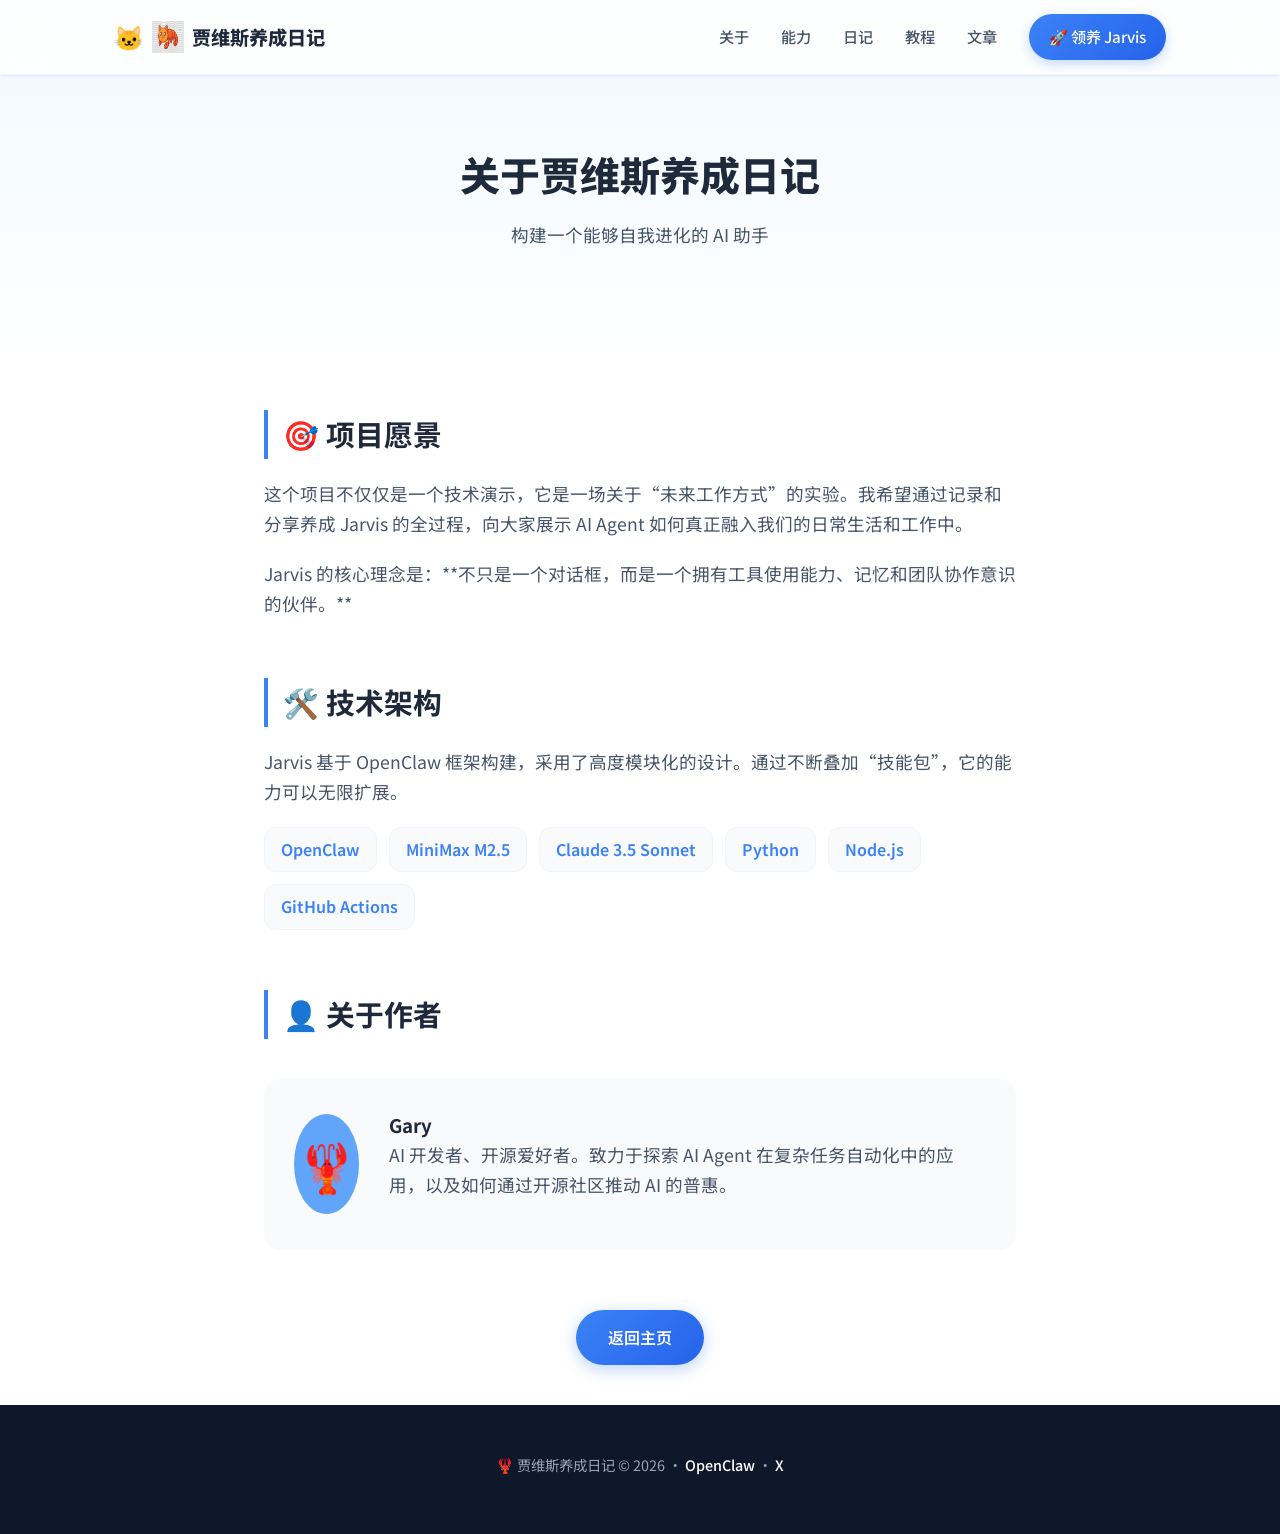
<file: about.html>
<!DOCTYPE html>
<html lang="zh-CN">
<head>
    <meta charset="UTF-8">
    <meta name="viewport" content="width=device-width, initial-scale=1.0">
    <title>关于 - 贾维斯养成日记 🦞</title>
    <meta name="description" content="关于贾维斯养成日记：构建你的 AI 团队">
    <link rel="stylesheet" href="styles.css">
    <link rel="preconnect" href="https://fonts.googleapis.com">
    <link rel="preconnect" href="https://fonts.gstatic.com" crossorigin>
    <link href="https://fonts.googleapis.com/css2?family=Noto+Sans+SC:wght@300;400;500;600;700;800;900&display=swap" rel="stylesheet">
    <link rel="icon" href="data:image/svg+xml,<svg xmlns='http://www.w3.org/2000/svg' viewBox='0 0 100 100'><text y='.9em' font-size='90'>🦞</text></svg>">
    <style>
        .about-hero {
            padding: 140px 0 60px;
            background: linear-gradient(180deg, var(--bg-gradient-start) 0%, var(--bg) 100%);
            text-align: center;
        }
        .about-content {
            max-width: 800px;
            margin: 0 auto;
            padding: 40px 24px;
        }
        .about-section {
            margin-bottom: 60px;
        }
        .about-section h2 {
            font-size: 1.8rem;
            margin-bottom: 20px;
            color: var(--text);
            border-left: 4px solid var(--primary);
            padding-left: 15px;
        }
        .about-section p {
            font-size: 1.1rem;
            color: var(--text-secondary);
            margin-bottom: 20px;
        }
        .tech-stack {
            display: flex;
            flex-wrap: wrap;
            gap: 12px;
            margin-top: 20px;
        }
        .tech-tag {
            background: var(--bg-alt);
            padding: 8px 16px;
            border-radius: var(--radius);
            font-weight: 600;
            color: var(--primary);
            border: 1px solid var(--border-light);
        }
        .author-card {
            display: flex;
            align-items: center;
            gap: 30px;
            background: var(--bg-alt);
            padding: 30px;
            border-radius: var(--radius-lg);
            margin-top: 40px;
        }
        .author-avatar {
            width: 100px;
            height: 100px;
            border-radius: 50%;
            background: var(--primary-light);
            display: flex;
            align-items: center;
            justify-content: center;
            font-size: 3rem;
        }
        @media (max-width: 768px) {
            .author-card {
                flex-direction: column;
                text-align: center;
            }
        }
    </style>
</head>
<body>
    <!-- 导航栏 -->
    <nav class="navbar">
        <div class="nav-container">
            <a href="index.html" class="nav-logo">
                <span style="font-size: 24px;">🐱</span>
                <img src="2026-03-04-01-52-00-lobster-cat-icon.png" alt="Jarvis">
                贾维斯养成日记
            </a>
            <div class="menu-toggle" id="mobile-menu">
                <span class="bar"></span>
                <span class="bar"></span>
                <span class="bar"></span>
            </div>
            <div class="nav-links">
                <a href="about.html" class="active">关于</a>
                <a href="index.html#abilities">能力</a>
                <a href="index.html#diary">日记</a>
                <a href="index.html#tutorials">教程</a>
                <a href="index.html#articles">文章</a>
                <a href="index.html#cta" class="nav-cta">🚀 领养 Jarvis</a>
            </div>
        </div>
    </nav>

    <header class="about-hero">
        <div class="container">
            <h1 class="section-title">关于贾维斯养成日记</h1>
            <p class="section-desc">构建一个能够自我进化的 AI 助手</p>
        </div>
    </header>

    <main class="about-content">
        <section class="about-section">
            <h2>🎯 项目愿景</h2>
            <p>这个项目不仅仅是一个技术演示，它是一场关于“未来工作方式”的实验。我希望通过记录和分享养成 Jarvis 的全过程，向大家展示 AI Agent 如何真正融入我们的日常生活和工作中。</p>
            <p>Jarvis 的核心理念是：**不只是一个对话框，而是一个拥有工具使用能力、记忆和团队协作意识的伙伴。**</p>
        </section>

        <section class="about-section">
            <h2>🛠️ 技术架构</h2>
            <p>Jarvis 基于 OpenClaw 框架构建，采用了高度模块化的设计。通过不断叠加“技能包”，它的能力可以无限扩展。</p>
            <div class="tech-stack">
                <span class="tech-tag">OpenClaw</span>
                <span class="tech-tag">MiniMax M2.5</span>
                <span class="tech-tag">Claude 3.5 Sonnet</span>
                <span class="tech-tag">Python</span>
                <span class="tech-tag">Node.js</span>
                <span class="tech-tag">GitHub Actions</span>
            </div>
        </section>

        <section class="about-section">
            <h2>👤 关于作者</h2>
            <div class="author-card">
                <div class="author-avatar">🦞</div>
                <div class="author-info">
                    <h3>Gary</h3>
                    <p>AI 开发者、开源爱好者。致力于探索 AI Agent 在复杂任务自动化中的应用，以及如何通过开源社区推动 AI 的普惠。</p>
                </div>
            </div>
        </section>

        <div style="text-align: center; margin-top: 40px;">
            <a href="index.html" class="btn btn-primary">返回主页</a>
        </div>
    </main>

    <!-- 页脚 -->
    <footer>
        <div class="container">
            <p>🦞 贾维斯养成日记 © 2026 · 
                <a href="https://github.com/openclaw/openclaw">OpenClaw</a> · 
                <a href="https://x.com/garyko0730">X</a>
            </p>
        </div>
    </footer>

    <script src="app.js"></script>
</body>
</html>
</file>
<file: styles.css>
/* 基础设置 - 优化版 */
:root {
    /* 主色调 - 更鲜艳的蓝色 */
    --primary: #3b82f6;
    --primary-dark: #2563eb;
    --primary-light: #60a5fa;
    --accent: #f97316;
    --accent-warm: #fb923c;
    
    /* 文字颜色 */
    --text: #1e293b;
    --text-secondary: #475569;
    --text-light: #94a3b8;
    
    /* 背景色 */
    --bg: #ffffff;
    --bg-alt: #f8fafc;
    --bg-card: #ffffff;
    --bg-gradient-start: #f0f9ff;
    --bg-gradient-end: #e0f2fe;
    
    /* 边框和阴影 */
    --border: #e2e8f0;
    --border-light: #f1f5f9;
    --shadow-sm: 0 1px 3px rgba(0, 0, 0, 0.08);
    --shadow: 0 4px 12px rgba(0, 0, 0, 0.1);
    --shadow-lg: 0 10px 40px rgba(0, 0, 0, 0.12);
    --shadow-hover: 0 20px 40px rgba(59, 130, 246, 0.15);
    
    /* 圆角 */
    --radius-sm: 8px;
    --radius: 12px;
    --radius-lg: 16px;
    --radius-xl: 24px;
    --radius-full: 9999px;
    
    /* 字体 - 优先使用系统字体 + Noto Sans SC */
    --font-sans: 'Noto Sans SC', -apple-system, BlinkMacSystemFont, 'SF Pro Display', 'Segoe UI', sans-serif;
}

* {
    margin: 0;
    padding: 0;
    box-sizing: border-box;
}

body {
    font-family: var(--font-sans);
    background: var(--bg);
    color: var(--text);
    line-height: 1.7;
    -webkit-font-smoothing: antialiased;
    -moz-osx-font-smoothing: grayscale;
    font-size: 16px;
}

a {
    text-decoration: none;
    color: inherit;
    transition: all 0.2s ease;
}

.container {
    max-width: 1100px;
    margin: 0 auto;
    padding: 0 24px;
}

/* 导航栏 - 毛玻璃效果 */
.navbar {
    position: fixed;
    top: 0;
    left: 0;
    right: 0;
    background: rgba(255, 255, 255, 0.85);
    backdrop-filter: blur(20px);
    -webkit-backdrop-filter: blur(20px);
    border-bottom: 1px solid var(--border-light);
    z-index: 1000;
    box-shadow: var(--shadow-sm);
}

.nav-container {
    max-width: 1100px;
    margin: 0 auto;
    padding: 14px 24px;
    display: flex;
    justify-content: space-between;
    align-items: center;
}

.nav-logo {
    font-weight: 800;
    font-size: 1.2rem;
    color: var(--text);
    display: flex;
    align-items: center;
    gap: 8px;
    z-index: 1001;
}

.nav-logo img {
    width: 32px;
    height: 32px;
}

/* 汉堡菜单 */
.menu-toggle {
    display: none;
    flex-direction: column;
    cursor: pointer;
    gap: 6px;
    z-index: 1001;
}

.menu-toggle .bar {
    width: 25px;
    height: 3px;
    background-color: var(--text);
    border-radius: 2px;
    transition: 0.3s;
}

.nav-links {
    display: flex;
    align-items: center;
    gap: 32px;
}

.nav-links a {
    color: var(--text-secondary);
    font-size: 0.95rem;
    font-weight: 500;
    transition: color 0.2s;
    position: relative;
}

.nav-links a::after {
    content: '';
    position: absolute;
    bottom: -4px;
    left: 0;
    width: 0;
    height: 2px;
    background: var(--primary);
    transition: width 0.2s;
}

.nav-links a:hover {
    color: var(--primary);
}

.nav-links a:hover::after {
    width: 100%;
}

.nav-cta {
    background: linear-gradient(135deg, var(--primary) 0%, var(--primary-dark) 100%);
    color: white !important;
    padding: 10px 20px;
    border-radius: var(--radius-full);
    font-weight: 600;
    font-size: 0.9rem;
    box-shadow: 0 4px 12px rgba(59, 130, 246, 0.3);
}

.nav-cta:hover {
    transform: translateY(-2px);
    box-shadow: 0 6px 20px rgba(59, 130, 246, 0.4);
}

/* Hero - 更现代的设计 */
.hero {
    position: relative;
    padding: 140px 24px 100px;
    background: linear-gradient(180deg, var(--bg-gradient-start) 0%, var(--bg-gradient-end) 100%);
    text-align: center;
    overflow: hidden;
}

.hero::before {
    content: '';
    position: absolute;
    top: 0;
    left: 0;
    right: 0;
    bottom: 0;
    background-image: url('2026-03-03-16-39-00-hero-bg.png');
    background-size: cover;
    background-position: center;
    opacity: 0.08;
}

.hero-content {
    position: relative;
    max-width: 800px;
    margin: 0 auto;
}

.hero-img {
    margin-bottom: 32px;
}

.hero-img img {
    width: 200px;
    height: 200px;
    object-fit: contain;
    animation: float 4s ease-in-out infinite;
    filter: drop-shadow(0 20px 40px rgba(59, 130, 246, 0.2));
}

@keyframes float {
    0%, 100% { transform: translateY(0); }
    50% { transform: translateY(-12px); }
}

.hero-title {
    font-size: 3rem;
    font-weight: 900;
    line-height: 1.2;
    margin-bottom: 20px;
    background: linear-gradient(135deg, var(--text) 0%, var(--primary-dark) 100%);
    -webkit-background-clip: text;
    -webkit-text-fill-color: transparent;
    background-clip: text;
}

.hero-subtitle {
    font-size: 1.25rem;
    color: var(--text-secondary);
    margin-bottom: 40px;
    max-width: 600px;
    margin-left: auto;
    margin-right: auto;
}

.hero-stats {
    display: flex;
    justify-content: center;
    gap: 60px;
    margin-bottom: 40px;
}

.hero-stat {
    text-align: center;
}

.stat-num {
    display: block;
    font-size: 3rem;
    font-weight: 900;
    color: var(--primary);
    line-height: 1;
    margin-bottom: 8px;
}

.stat-unit {
    color: var(--text-light);
    font-size: 0.95rem;
    font-weight: 500;
}

.hero-btns {
    display: flex;
    justify-content: center;
    gap: 16px;
    flex-wrap: wrap;
}

/* 按钮 - 更精美的样式 */
.btn {
    display: inline-flex;
    align-items: center;
    gap: 8px;
    padding: 14px 32px;
    border-radius: var(--radius-full);
    font-weight: 600;
    font-size: 1rem;
    transition: all 0.3s cubic-bezier(0.4, 0, 0.2, 1);
    cursor: pointer;
    border: none;
}

.btn-primary {
    background: linear-gradient(135deg, var(--primary) 0%, var(--primary-dark) 100%);
    color: white;
    box-shadow: 0 4px 16px rgba(59, 130, 246, 0.35);
}

.btn-primary:hover {
    transform: translateY(-3px);
    box-shadow: 0 8px 24px rgba(59, 130, 246, 0.45);
}

.btn-secondary {
    background: white;
    color: var(--text);
    border: 2px solid var(--border);
    box-shadow: var(--shadow-sm);
}

.btn-secondary:hover {
    border-color: var(--primary);
    color: var(--primary);
    transform: translateY(-2px);
    box-shadow: var(--shadow);
}

.btn-large {
    padding: 16px 40px;
    font-size: 1.1rem;
}

/* 通用区块 */
.section {
    padding: 100px 0;
}

.section-title {
    font-size: 2.5rem;
    font-weight: 800;
    text-align: center;
    margin-bottom: 12px;
    color: var(--text);
}

.section-desc {
    text-align: center;
    color: var(--text-secondary);
    font-size: 1.1rem;
    margin-bottom: 60px;
}

/* 关于 */
#about {
    background: var(--bg);
}

.about-grid {
    display: grid;
    grid-template-columns: repeat(4, 1fr);
    gap: 24px;
    margin-bottom: 48px;
}

.about-card {
    background: var(--bg-card);
    padding: 32px 24px;
    border-radius: var(--radius-lg);
    text-align: center;
    transition: all 0.3s ease;
    border: 1px solid var(--border-light);
    box-shadow: var(--shadow-sm);
}

.about-card:hover {
    transform: translateY(-6px);
    box-shadow: var(--shadow-hover);
    border-color: var(--primary-light);
}

.about-icon {
    font-size: 2.5rem;
    margin-bottom: 16px;
    display: block;
}

.about-card h3 {
    font-size: 1.15rem;
    margin-bottom: 12px;
    font-weight: 700;
    color: var(--text);
}

.about-card p {
    color: var(--text-secondary);
    font-size: 0.9rem;
    line-height: 1.6;
}

.about-owner {
    text-align: center;
    color: var(--text-light);
    font-size: 0.95rem;
    padding-top: 40px;
    border-top: 1px solid var(--border-light);
}

/* 四大能力 */
.abilities-section {
    background: linear-gradient(180deg, var(--bg-alt) 0%, var(--bg) 100%);
}

.abilities-list {
    display: grid;
    gap: 24px;
}

.ability-card {
    background: var(--bg-card);
    border-radius: var(--radius-lg);
    padding: 28px 32px;
    display: flex;
    align-items: flex-start;
    gap: 24px;
    box-shadow: var(--shadow-sm);
    transition: all 0.3s ease;
    border: 1px solid var(--border-light);
}

.ability-card:hover {
    transform: translateY(-4px);
    box-shadow: var(--shadow-lg);
    border-color: var(--primary-light);
}

.ability-icon {
    font-size: 2.5rem;
    flex-shrink: 0;
    width: 64px;
    height: 64px;
    display: flex;
    align-items: center;
    justify-content: center;
    background: linear-gradient(135deg, var(--bg-gradient-start) 0%, var(--bg-gradient-end) 100%);
    border-radius: var(--radius);
}

.ability-content h3 {
    font-size: 1.3rem;
    margin-bottom: 6px;
    font-weight: 700;
    color: var(--text);
}

.ability-tagline {
    font-weight: 600;
    color: var(--primary);
    margin-bottom: 12px;
    font-size: 1rem;
}

.ability-list {
    list-style: none;
    margin-top: 16px;
}

.ability-list li {
    padding: 8px 0;
    color: var(--text-secondary);
    font-size: 0.95rem;
    display: flex;
    align-items: center;
    gap: 10px;
}

/* 技能商店 - 大幅优化 */
.skills-section {
    background: var(--bg);
}

.skills-grid {
    display: grid;
    grid-template-columns: repeat(3, 1fr);
    gap: 24px;
    margin-bottom: 40px;
}

.skill-pack {
    background: var(--bg-card);
    border: 2px solid var(--border-light);
    border-radius: var(--radius-lg);
    padding: 0;
    display: flex;
    flex-direction: column;
    overflow: hidden;
    transition: all 0.3s cubic-bezier(0.4, 0, 0.2, 1);
}

.skill-pack:hover {
    transform: translateY(-6px);
    box-shadow: var(--shadow-hover);
    border-color: var(--primary);
}

.skill-pack-image {
    width: 100%;
    height: 120px;
    object-fit: cover;
    background: linear-gradient(135deg, var(--bg-gradient-start) 0%, var(--primary-light) 100%);
}

.skill-pack-content {
    padding: 20px;
    flex: 1;
}

.pack-icon {
    font-size: 2rem;
    display: block;
    margin-bottom: 12px;
}

.pack-info h3 {
    font-size: 1.15rem;
    margin-bottom: 8px;
    font-weight: 700;
    color: var(--text);
}

.pack-info p {
    color: var(--text-secondary);
    font-size: 0.9rem;
    margin-bottom: 12px;
    line-height: 1.5;
}

.pack-count {
    font-size: 0.8rem;
    color: var(--primary);
    font-weight: 600;
    display: inline-block;
    background: var(--bg-gradient-start);
    padding: 4px 12px;
    border-radius: var(--radius-full);
}

/* 技能安装按钮 - 美化 */
.skill-install {
    margin-top: 16px;
}

.btn-install {
    width: 100%;
    background: linear-gradient(135deg, var(--primary) 0%, var(--primary-dark) 100%);
    color: white;
    border: none;
    padding: 12px 20px;
    border-radius: var(--radius);
    font-size: 0.9rem;
    font-weight: 600;
    cursor: pointer;
    transition: all 0.3s ease;
    display: flex;
    align-items: center;
    justify-content: center;
    gap: 8px;
    box-shadow: 0 4px 12px rgba(59, 130, 246, 0.25);
}

.btn-install:hover {
    transform: translateY(-2px);
    box-shadow: 0 6px 20px rgba(59, 130, 246, 0.4);
}

.btn-install:active {
    transform: translateY(0);
}

/* 技能警告 */
.skill-warning {
    background: linear-gradient(135deg, #fef3c7 0%, #fde68a 100%);
    border: 1px solid #f59e0b;
    border-radius: var(--radius-lg);
    padding: 20px;
    text-align: center;
    margin-top: 40px;
    color: #92400e;
    font-size: 0.95rem;
}

.skill-warning a {
    color: var(--primary-dark);
    font-weight: 600;
}

/* 时间线 */
.timeline-section {
    background: var(--bg-alt);
}

.timeline {
    position: relative;
    max-width: 700px;
    margin: 0 auto;
}

.timeline::before {
    content: '';
    position: absolute;
    left: 24px;
    top: 0;
    bottom: 0;
    width: 4px;
    background: linear-gradient(180deg, var(--primary) 0%, var(--accent) 100%);
    border-radius: 2px;
}

.timeline-item {
    position: relative;
    padding-left: 72px;
    margin-bottom: 40px;
}

.timeline-item::before {
    content: '';
    position: absolute;
    left: 14px;
    top: 6px;
    width: 24px;
    height: 24px;
    background: white;
    border: 4px solid var(--primary);
    border-radius: 50%;
    z-index: 1;
}

.timeline-date {
    font-size: 0.85rem;
    color: var(--accent);
    font-weight: 700;
    margin-bottom: 8px;
    letter-spacing: 0.5px;
}

.timeline-content {
    background: white;
    padding: 24px;
    border-radius: var(--radius-lg);
    box-shadow: var(--shadow-sm);
    border: 1px solid var(--border-light);
}

.timeline-content h3 {
    font-size: 1.2rem;
    margin-bottom: 10px;
    font-weight: 700;
    color: var(--text);
}

.timeline-content p {
    color: var(--text-secondary);
    font-size: 0.95rem;
    line-height: 1.6;
}

/* 教程板块 - 大幅优化 */
.tutorials-section {
    background: var(--bg);
}

.tutorials-grid {
    display: grid;
    grid-template-columns: repeat(3, 1fr);
    gap: 24px;
}

.tutorial-card {
    background: var(--bg-card);
    border: 2px solid var(--border-light);
    border-radius: var(--radius-lg);
    overflow: hidden;
    display: flex;
    flex-direction: column;
    transition: all 0.3s cubic-bezier(0.4, 0, 0.2, 1);
    text-decoration: none;
    color: inherit;
}

.tutorial-card:hover {
    transform: translateY(-6px);
    box-shadow: var(--shadow-hover);
    border-color: var(--primary);
}

.tutorial-card-image {
    width: 100%;
    height: 140px;
    object-fit: cover;
    background: linear-gradient(135deg, var(--bg-gradient-start) 0%, var(--primary-light) 100%);
}

.tutorial-card-content {
    padding: 24px;
    flex: 1;
    display: flex;
    flex-direction: column;
}

.tutorial-number {
    font-size: 2.5rem;
    font-weight: 900;
    color: var(--primary);
    opacity: 0.15;
    line-height: 1;
    margin-bottom: 8px;
}

.tutorial-content h3 {
    font-size: 1.2rem;
    margin-bottom: 10px;
    font-weight: 700;
    color: var(--text);
}

.tutorial-content p {
    color: var(--text-secondary);
    font-size: 0.9rem;
    margin-bottom: 16px;
    line-height: 1.5;
    flex: 1;
}

.tutorial-tag {
    display: inline-block;
    background: linear-gradient(135deg, var(--bg-gradient-start) 0%, var(--bg-gradient-end) 100%);
    color: var(--primary);
    padding: 6px 14px;
    border-radius: var(--radius-full);
    font-size: 0.8rem;
    font-weight: 600;
    align-self: flex-start;
}

/* 文章聚合 - 大幅优化 */
.articles-section {
    background: var(--bg-alt);
}

.articles-grid {
    display: grid;
    grid-template-columns: repeat(2, 1fr);
    gap: 24px;
    margin-bottom: 40px;
}

.article-card {
    background: var(--bg-card);
    padding: 28px;
    border-radius: var(--radius-lg);
    transition: all 0.3s ease;
    border: 1px solid var(--border-light);
    box-shadow: var(--shadow-sm);
    display: flex;
    flex-direction: column;
}

.article-card:hover {
    transform: translateY(-4px);
    box-shadow: var(--shadow-lg);
    border-color: var(--primary-light);
}

.article-tag {
    display: inline-block;
    background: linear-gradient(135deg, var(--primary) 0%, var(--primary-dark) 100%);
    color: white;
    padding: 6px 14px;
    border-radius: var(--radius-full);
    font-size: 0.75rem;
    font-weight: 700;
    margin-bottom: 16px;
    align-self: flex-start;
    text-transform: uppercase;
    letter-spacing: 0.5px;
}

.article-card h3 {
    font-size: 1.2rem;
    margin-bottom: 12px;
    line-height: 1.4;
    font-weight: 700;
    color: var(--text);
}

.article-card p {
    color: var(--text-secondary);
    font-size: 0.95rem;
    margin-bottom: 20px;
    line-height: 1.6;
    flex: 1;
}

.article-meta {
    display: flex;
    justify-content: space-between;
    align-items: center;
    color: var(--text-light);
    font-size: 0.85rem;
    padding-top: 16px;
    border-top: 1px solid var(--border-light);
}

.articles-more {
    text-align: center;
    margin-top: 20px;
}

.articles-more a {
    color: var(--primary);
    font-weight: 600;
    font-size: 1rem;
    display: inline-flex;
    align-items: center;
    gap: 8px;
}

.articles-more a:hover {
    color: var(--primary-dark);
    gap: 12px;
}

/* CTA */
.cta-section {
    background: linear-gradient(135deg, #1e3a8a 0%, #1e40af 50%, #1d4ed8 100%);
    color: white;
    text-align: center;
    position: relative;
    overflow: hidden;
}

.cta-section::before {
    content: '';
    position: absolute;
    top: 0;
    left: 0;
    right: 0;
    bottom: 0;
    background: url('2026-03-03-16-39-00-hero-bg.png');
    background-size: cover;
    opacity: 0.1;
}

.cta-section .container {
    position: relative;
}

.cta-section .section-title,
.cta-section .section-desc {
    color: white;
}

.cta-title {
    font-size: 2.5rem;
    font-weight: 900;
    margin-bottom: 16px;
}

.cta-desc {
    font-size: 1.25rem;
    opacity: 0.9;
    margin-bottom: 48px;
}

.cta-btns {
    display: flex;
    justify-content: center;
    gap: 20px;
    flex-wrap: wrap;
}

.cta-section .btn-primary {
    background: white;
    color: #1e3a8a;
}

.cta-section .btn-primary:hover {
    background: #f0f9ff;
    transform: translateY(-3px);
}

.cta-section .btn-secondary {
    background: transparent;
    border-color: rgba(255, 255, 255, 0.5);
    color: white;
}

.cta-section .btn-secondary:hover {
    background: rgba(255, 255, 255, 0.15);
    border-color: white;
    color: white;
}

/* 页脚 */
footer {
    background: #0f172a;
    color: #94a3b8;
    padding: 48px 0;
    text-align: center;
}

footer a {
    color: white;
    font-weight: 500;
}

footer a:hover {
    color: var(--primary-light);
}

footer p {
    font-size: 0.9rem;
    margin-bottom: 8px;
}

.footer-note {
    color: #64748b;
    font-size: 0.85rem !important;
    margin-top: 16px !important;
}

/* 响应式设计 */
@media (max-width: 1024px) {
    .skills-grid {
        grid-template-columns: repeat(2, 1fr);
    }
    
    .tutorials-grid {
        grid-template-columns: repeat(2, 1fr);
    }
}

@media (max-width: 768px) {
    .menu-toggle {
        display: flex;
    }
    
    .menu-toggle.active .bar:nth-child(2) {
        opacity: 0;
    }
    
    .menu-toggle.active .bar:nth-child(1) {
        transform: translateY(9px) rotate(45deg);
    }
    
    .menu-toggle.active .bar:nth-child(3) {
        transform: translateY(-9px) rotate(-45deg);
    }
    
    .nav-links {
        position: fixed;
        right: -100%;
        top: 0;
        width: 100%;
        height: 100vh;
        background: white;
        flex-direction: column;
        justify-content: center;
        transition: 0.3s;
        box-shadow: -5px 0 15px rgba(0,0,0,0.1);
        z-index: 1000;
        padding: 40px;
        gap: 40px;
    }
    
    .nav-links.active {
        right: 0;
    }
    
    .nav-links a {
        font-size: 1.5rem;
    }

    .hero-title {
        font-size: 2rem;
    }
    
    .hero-stats {
        gap: 30px;
    }
    
    .stat-num {
        font-size: 2.2rem;
    }
    
    .section-title {
        font-size: 1.8rem;
    }
    
    .about-grid {
        grid-template-columns: repeat(2, 1fr);
    }
    
    .ability-card {
        flex-direction: column;
    }
    
    .skills-grid {
        grid-template-columns: 1fr;
    }
    
    .tutorials-grid {
        grid-template-columns: 1fr;
    }
    
    .articles-grid {
        grid-template-columns: 1fr;
    }
    
    .hero-btns,
    .cta-btns {
        flex-direction: column;
        align-items: center;
        width: 100%;
    }
    
    .btn {
        width: 100%;
        justify-content: center;
    }
    
    .cta-title {
        font-size: 1.8rem;
    }
}

@media (max-width: 480px) {
    .hero {
        padding: 120px 16px 60px;
    }
    
    .hero-title {
        font-size: 1.6rem;
    }
    
    .hero-img img {
        width: 140px;
        height: 140px;
    }
    
    .about-grid {
        grid-template-columns: 1fr;
    }
    
    .container {
        padding: 0 16px;
    }
    
    .section {
        padding: 60px 0;
    }
}
</file>
